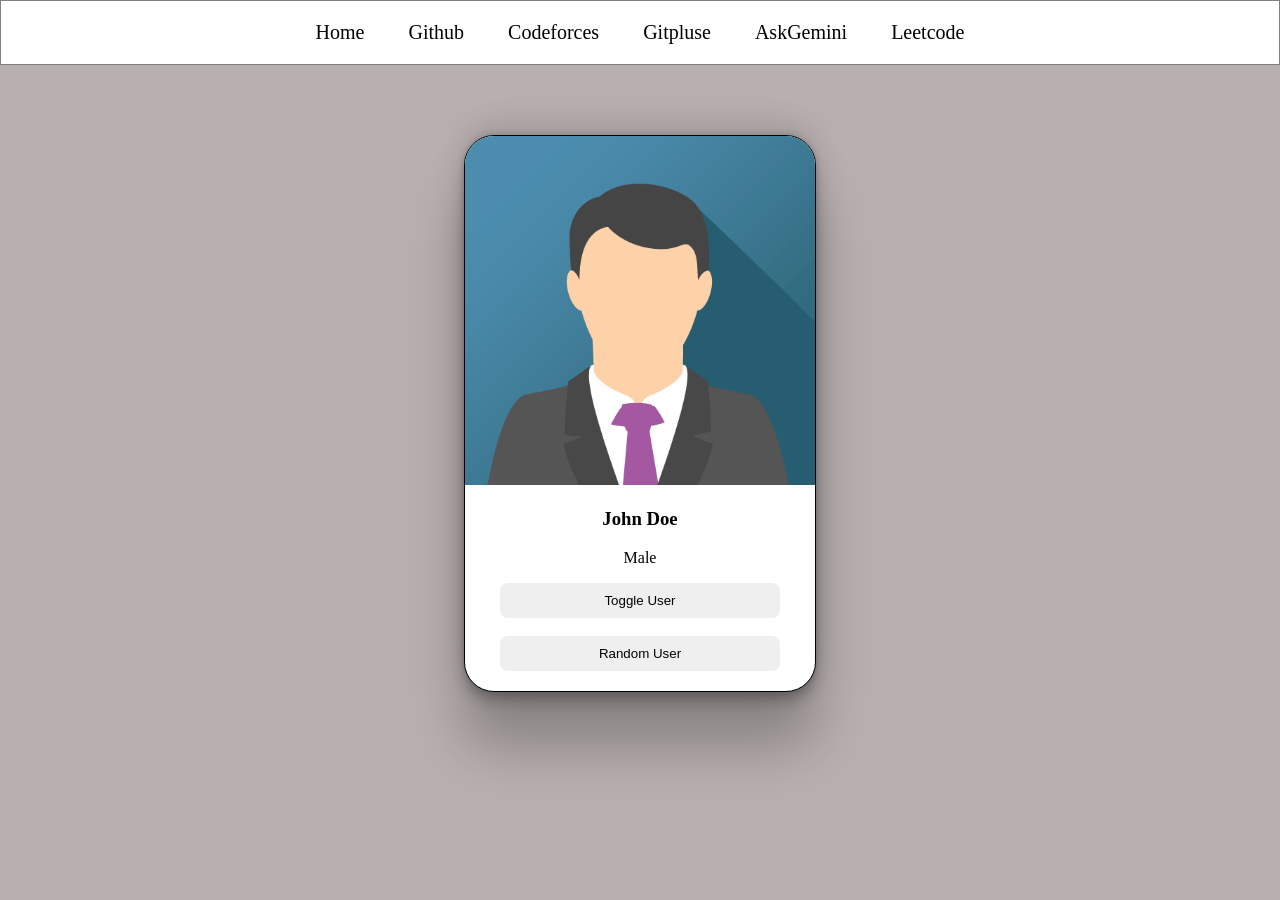
<file: target/classes/static/index.html>
<!DOCTYPE html>
<html lang="en">
<head>
    <meta charset="UTF-8">
    <meta name="viewport" content="width=device-width, initial-scale=1.0">
    <title>Auto Suggest</title>
    <link rel="stylesheet" href="index.css">
</head>
<body>

    <div class="navbar">
        <a href="">Home</a>
        <a href="https://github.com/" target="_blank">Github</a>
        <a href="codeforces-stats.html" target="_blank">Codeforces</a>
        <a href="gitpulse.html" target="_blank">Gitpluse</a>
        <a href="ask-gemini.html" target="_blank">AskGemini</a>
        <a href="leetcode-stats.html" target="_blank">Leetcode</a>
    </div>

    <div class="card">
        <img id="user-image" src="john.png" alt="Image not found">

        <h3 id="user-name">John Doe</h3>

        <p id="user-gender">Male</p>

        <button onclick="toggleUser()">Toggle User</button>

        <br><br>

        <button onclick="randomUser()">Random User</button>
    </div>

    <script src="index.js"></script>

</body>
</html>
</file>
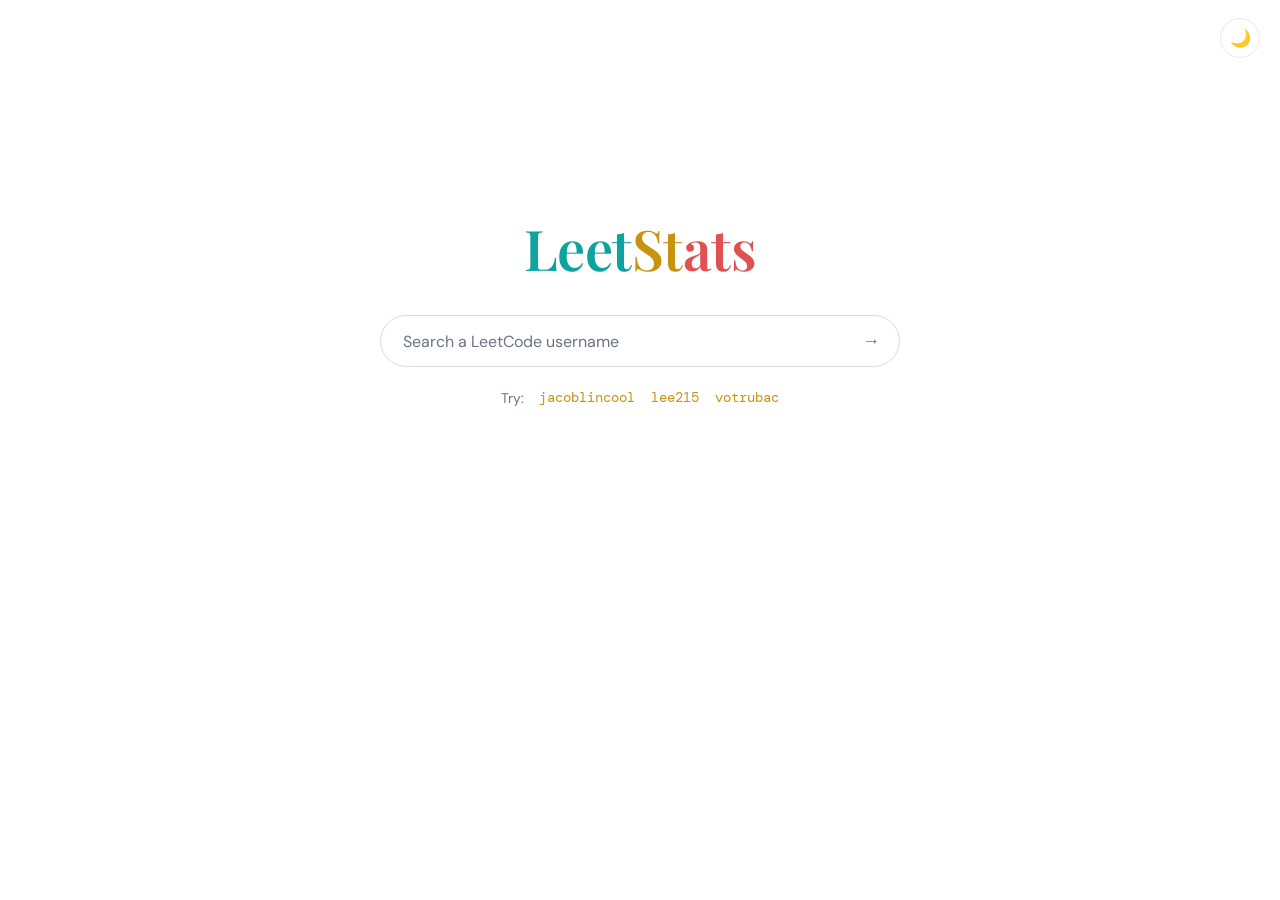
<file: target/classes/static/leetcode-stats.html>
<!DOCTYPE html>
<html lang="en" data-theme="light">
<head>
<meta charset="UTF-8">
<meta name="viewport" content="width=device-width, initial-scale=1.0">
<title>LeetStats</title>
<link rel="preconnect" href="https://fonts.googleapis.com">
<link rel="preconnect" href="https://fonts.gstatic.com" crossorigin>
<link href="https://fonts.googleapis.com/css2?family=Playfair+Display:wght@600&family=DM+Sans:wght@400;500;700&family=DM+Mono:wght@400;500&display=swap" rel="stylesheet">
<style>
  :root, [data-theme="light"] {
    --bg: #ffffff;
    --text: #1f2328;
    --muted: #6b7280;
    --line: #e5e7eb;
    --surface: #ffffff;
    --input-border: #dadce0;
    --input-shadow: rgba(32, 33, 36, 0.12);
    --track: #f0f1f3;
    --easy: #0fa39e;
    --medium: #c8930f;
    --hard: #e05252;
    --accent: #c8930f;
    --card-shadow: 0 1px 3px rgba(32, 33, 36, 0.08), 0 8px 28px rgba(32, 33, 36, 0.06);
  }
  [data-theme="dark"] {
    --bg: #0a0b0d;
    --text: #e9e7e2;
    --muted: #8b8f98;
    --line: rgba(255, 255, 255, 0.09);
    --surface: #121418;
    --input-border: rgba(255, 255, 255, 0.14);
    --input-shadow: rgba(0, 0, 0, 0.5);
    --track: rgba(255, 255, 255, 0.08);
    --easy: #3ddad7;
    --medium: #e3b341;
    --hard: #ff6b6b;
    --accent: #e3b341;
    --card-shadow: 0 20px 50px rgba(0, 0, 0, 0.45);
  }

  * { margin: 0; padding: 0; box-sizing: border-box; }

  html, body { height: 100%; }

  body {
    background: var(--bg);
    color: var(--text);
    font-family: "DM Sans", system-ui, sans-serif;
    display: flex;
    flex-direction: column;
    align-items: center;
    transition: background 0.25s, color 0.25s;
  }

  /* theme toggle, top right */
  .theme-toggle {
    position: fixed;
    top: 18px;
    right: 20px;
    width: 40px;
    height: 40px;
    border-radius: 50%;
    border: 1px solid var(--line);
    background: var(--surface);
    color: var(--text);
    font-size: 17px;
    cursor: pointer;
    display: flex;
    align-items: center;
    justify-content: center;
    transition: background 0.25s, border-color 0.25s, transform 0.15s;
    z-index: 10;
  }
  .theme-toggle:hover { transform: scale(1.06); }
  .theme-toggle:focus-visible { outline: 2px solid var(--accent); outline-offset: 2px; }

  main {
    width: 100%;
    max-width: 640px;
    padding: 0 24px 64px;
    display: flex;
    flex-direction: column;
    align-items: center;
    /* Google-style: sits a bit above vertical center when idle */
    margin-top: clamp(96px, 24vh, 210px);
    transition: margin-top 0.45s cubic-bezier(0.3, 0.8, 0.3, 1);
  }
  body.has-result main { margin-top: 72px; }

  .wordmark {
    font-family: "Playfair Display", serif;
    font-weight: 600;
    font-size: clamp(40px, 8vw, 56px);
    letter-spacing: -0.01em;
    margin-bottom: 30px;
    user-select: none;
  }
  .wordmark .l { color: var(--easy); }
  .wordmark .e { color: var(--medium); }
  .wordmark .t { color: var(--hard); }

  /* search */
  .search {
    width: 100%;
    max-width: 520px;
    display: flex;
    align-items: center;
    gap: 12px;
    background: var(--surface);
    border: 1px solid var(--input-border);
    border-radius: 999px;
    padding: 0 8px 0 22px;
    height: 52px;
    transition: box-shadow 0.2s, border-color 0.2s, background 0.25s;
  }
  .search:focus-within {
    box-shadow: 0 2px 10px var(--input-shadow);
    border-color: transparent;
  }
  [data-theme="dark"] .search:focus-within { border-color: var(--accent); box-shadow: none; }

  .search input {
    flex: 1;
    min-width: 0;
    border: none;
    outline: none;
    background: transparent;
    color: var(--text);
    font-family: "DM Mono", monospace;
    font-size: 16px;
  }
  .search input::placeholder { color: var(--muted); font-family: "DM Sans", sans-serif; }

  .search button {
    border: none;
    background: transparent;
    color: var(--muted);
    font-size: 18px;
    width: 40px;
    height: 40px;
    border-radius: 50%;
    cursor: pointer;
    display: flex;
    align-items: center;
    justify-content: center;
    transition: color 0.15s, background 0.15s;
  }
  .search button:hover { color: var(--accent); background: var(--track); }
  .search button:focus-visible { outline: 2px solid var(--accent); outline-offset: 1px; }
  .search button:disabled { opacity: 0.45; cursor: wait; }

  .try {
    margin-top: 20px;
    font-size: 14px;
    color: var(--muted);
    display: flex;
    gap: 14px;
    align-items: center;
    flex-wrap: wrap;
    justify-content: center;
  }
  .try button {
    background: none;
    border: none;
    padding: 2px 1px;
    color: var(--accent);
    font-family: "DM Mono", monospace;
    font-size: 13.5px;
    cursor: pointer;
    border-bottom: 1px dashed transparent;
    transition: border-color 0.15s;
  }
  .try button:hover { border-bottom-color: var(--accent); }
  .try button:focus-visible { outline: 2px solid var(--accent); outline-offset: 2px; }

  /* states */
  .loader {
    margin-top: 52px;
    width: 34px; height: 34px;
    border: 3px solid var(--track);
    border-top-color: var(--accent);
    border-radius: 50%;
    animation: spin 0.8s linear infinite;
  }
  @keyframes spin { to { transform: rotate(360deg); } }

  .error {
    margin-top: 44px;
    text-align: center;
    color: var(--muted);
    font-size: 14.5px;
    line-height: 1.6;
    max-width: 420px;
  }
  .error b { color: var(--hard); font-weight: 700; display: block; margin-bottom: 4px; }

  /* card */
  .card {
    width: 100%;
    margin-top: 44px;
    background: var(--surface);
    border: 1px solid var(--line);
    border-radius: 18px;
    padding: 30px 34px;
    box-shadow: var(--card-shadow);
    animation: rise 0.45s cubic-bezier(0.2, 0.7, 0.3, 1) both;
    transition: background 0.25s, border-color 0.25s;
  }
  @keyframes rise {
    from { opacity: 0; transform: translateY(14px); }
    to   { opacity: 1; transform: translateY(0); }
  }

  .card-head {
    display: flex;
    justify-content: space-between;
    align-items: baseline;
    gap: 10px;
    flex-wrap: wrap;
    margin-bottom: 26px;
  }
  .card-head a {
    font-family: "Playfair Display", serif;
    font-size: 23px;
    font-weight: 600;
    color: var(--text);
    text-decoration: none;
  }
  .card-head a:hover { color: var(--accent); }
  .card-head .rank {
    font-family: "DM Mono", monospace;
    font-size: 13px;
    color: var(--muted);
  }
  .card-head .rank b { color: var(--accent); font-weight: 500; }

  .card-body {
    display: grid;
    grid-template-columns: 168px 1fr;
    gap: 34px;
    align-items: center;
  }

  .ring-wrap { position: relative; width: 168px; height: 168px; margin: 0 auto; }
  .ring-wrap svg { transform: rotate(-90deg); display: block; }
  .ring-track { fill: none; stroke: var(--track); stroke-width: 9; }
  .ring-fill {
    fill: none;
    stroke: var(--accent);
    stroke-width: 9;
    stroke-linecap: round;
    transition: stroke-dashoffset 1.1s cubic-bezier(0.3, 0.8, 0.3, 1), stroke 0.25s;
  }
  .ring-center {
    position: absolute; inset: 0;
    display: flex; flex-direction: column;
    align-items: center; justify-content: center;
  }
  .ring-center .big {
    font-family: "DM Mono", monospace;
    font-size: 36px;
    line-height: 1;
  }
  .ring-center .small {
    color: var(--muted);
    font-size: 11.5px;
    margin-top: 6px;
    letter-spacing: 0.06em;
    text-transform: uppercase;
  }

  .bars { display: flex; flex-direction: column; gap: 18px; }
  .bar-top {
    display: flex;
    justify-content: space-between;
    align-items: baseline;
    margin-bottom: 7px;
  }
  .bar-top .label {
    font-size: 12.5px;
    font-weight: 700;
    letter-spacing: 0.09em;
    text-transform: uppercase;
  }
  .bar-top .nums {
    font-family: "DM Mono", monospace;
    font-size: 13px;
    color: var(--muted);
  }
  .bar-top .nums b { color: var(--text); font-weight: 500; }
  .bar-track { height: 7px; border-radius: 99px; background: var(--track); overflow: hidden; }
  .bar-fill { height: 100%; width: 0; border-radius: 99px; transition: width 1.1s cubic-bezier(0.3, 0.8, 0.3, 1); }
  .easy   .label { color: var(--easy); }   .easy   .bar-fill { background: var(--easy); }
  .medium .label { color: var(--medium); } .medium .bar-fill { background: var(--medium); }
  .hard   .label { color: var(--hard); }   .hard   .bar-fill { background: var(--hard); }

  .hidden { display: none !important; }

  @media (max-width: 540px) {
    .card { padding: 24px 20px; }
    .card-body { grid-template-columns: 1fr; gap: 26px; }
  }

  @media (prefers-reduced-motion: reduce) {
    * { animation: none !important; transition: none !important; }
  }
</style>
</head>
<body>
  <button class="theme-toggle" id="theme-toggle" aria-label="Switch theme" title="Switch theme">🌙</button>

  <main>
    <h1 class="wordmark"><span class="l">Leet</span><span class="e">St</span><span class="t">ats</span></h1>

    <div class="search">
      <input id="username" type="text" placeholder="Search a LeetCode username" autocomplete="off" spellcheck="false" aria-label="LeetCode username">
      <button id="go" aria-label="Fetch stats" title="Fetch stats">→</button>
    </div>

    <div class="try">
      <span>Try:</span>
      <button data-u="jacoblincool">jacoblincool</button>
      <button data-u="lee215">lee215</button>
      <button data-u="votrubac">votrubac</button>
    </div>

    <div id="loading" class="loader hidden" role="status" aria-label="Loading"></div>

    <div id="error" class="error hidden" role="alert">
      <b>Couldn't fetch that profile</b>
      <span id="error-msg"></span>
    </div>

    <section id="card" class="card hidden" aria-live="polite">
      <div class="card-head">
        <a id="profile-link" href="#" target="_blank" rel="noopener"></a>
        <span class="rank">Rank <b id="ranking">—</b></span>
      </div>
      <div class="card-body">
        <div class="ring-wrap">
          <svg width="168" height="168" viewBox="0 0 168 168" aria-hidden="true">
            <circle class="ring-track" cx="84" cy="84" r="74"></circle>
            <circle class="ring-fill" id="ring" cx="84" cy="84" r="74"></circle>
          </svg>
          <div class="ring-center">
            <div class="big" id="total-solved">0</div>
            <div class="small" id="total-label">solved</div>
          </div>
        </div>
        <div class="bars">
          <div class="bar-row easy">
            <div class="bar-top"><span class="label">Easy</span>
              <span class="nums"><b id="easy-solved">0</b> / <span id="easy-total">0</span></span></div>
            <div class="bar-track"><div class="bar-fill" id="easy-bar"></div></div>
          </div>
          <div class="bar-row medium">
            <div class="bar-top"><span class="label">Medium</span>
              <span class="nums"><b id="medium-solved">0</b> / <span id="medium-total">0</span></span></div>
            <div class="bar-track"><div class="bar-fill" id="medium-bar"></div></div>
          </div>
          <div class="bar-row hard">
            <div class="bar-top"><span class="label">Hard</span>
              <span class="nums"><b id="hard-solved">0</b> / <span id="hard-total">0</span></span></div>
            <div class="bar-track"><div class="bar-fill" id="hard-bar"></div></div>
          </div>
        </div>
      </div>
    </section>
  </main>

<script>
(function () {
  "use strict";

  /* ---------- theme ---------- */
  var root = document.documentElement;
  var toggle = document.getElementById("theme-toggle");
  var prefersDark = window.matchMedia("(prefers-color-scheme: dark)").matches;
  setTheme(prefersDark ? "dark" : "light");

  function setTheme(t) {
    root.setAttribute("data-theme", t);
    toggle.textContent = t === "dark" ? "☀️" : "🌙";
  }
  toggle.addEventListener("click", function () {
    setTheme(root.getAttribute("data-theme") === "dark" ? "light" : "dark");
  });

  /* ---------- elements ---------- */
  var input = document.getElementById("username");
  var goBtn = document.getElementById("go");
  var loadingEl = document.getElementById("loading");
  var errorEl = document.getElementById("error");
  var errorMsg = document.getElementById("error-msg");
  var cardEl = document.getElementById("card");

  var RING_R = 74;
  var RING_C = 2 * Math.PI * RING_R;
  var ring = document.getElementById("ring");
  ring.setAttribute("stroke-dasharray", RING_C);
  ring.setAttribute("stroke-dashoffset", RING_C);

  /* ---------- data sources (tried in order) ---------- */
  var SOURCES = [
    {
      url: function (u) { return "https://leetcode-api-faisalshohag.vercel.app/" + encodeURIComponent(u); },
      parse: function (d) {
        if (!d || d.errors || d.totalSolved === undefined) return null;
        return pick(d);
      }
    },
    {
      url: function (u) { return "https://alfa-leetcode-api.onrender.com/userProfile/" + encodeURIComponent(u); },
      parse: function (d) {
        if (!d || d.errors || d.totalSolved === undefined) return null;
        return pick(d);
      }
    },
    {
      url: function (u) { return "https://leetcode-stats-api.herokuapp.com/" + encodeURIComponent(u); },
      parse: function (d) {
        if (!d || d.status !== "success") return null;
        return pick(d);
      }
    }
  ];

  function pick(d) {
    return {
      totalSolved: d.totalSolved, totalQuestions: d.totalQuestions,
      easySolved: d.easySolved, totalEasy: d.totalEasy,
      mediumSolved: d.mediumSolved, totalMedium: d.totalMedium,
      hardSolved: d.hardSolved, totalHard: d.totalHard,
      ranking: d.ranking
    };
  }

  function fetchWithTimeout(url, ms) {
    var ctrl = new AbortController();
    var t = setTimeout(function () { ctrl.abort(); }, ms);
    return fetch(url, { signal: ctrl.signal })
      .then(function (r) { return r.json(); })
      .finally(function () { clearTimeout(t); });
  }

  function fetchStats(username) {
    var i = 0;
    function tryNext() {
      if (i >= SOURCES.length) return Promise.reject(new Error("all sources failed"));
      var src = SOURCES[i++];
      return fetchWithTimeout(src.url(username), 12000)
        .then(function (json) {
          var parsed = src.parse(json);
          return parsed || tryNext();
        })
        .catch(function () { return tryNext(); });
    }
    return tryNext();
  }

  /* ---------- rendering ---------- */
  function fmt(n) {
    if (n === null || n === undefined || isNaN(n)) return "—";
    return Number(n).toLocaleString("en-US");
  }

  function countUp(el, target, ms) {
    var reduce = window.matchMedia("(prefers-reduced-motion: reduce)").matches;
    if (reduce || !target) { el.textContent = fmt(target || 0); return; }
    var start = performance.now();
    (function step(now) {
      var p = Math.min(((now || performance.now()) - start) / ms, 1);
      var eased = 1 - Math.pow(1 - p, 3);
      el.textContent = fmt(Math.round(target * eased));
      if (p < 1) requestAnimationFrame(step);
    })();
  }

  function setBar(id, solved, total) {
    var pct = total > 0 ? (solved / total) * 100 : 0;
    document.getElementById(id).style.width = Math.max(pct, solved > 0 ? 2 : 0) + "%";
  }

  function render(username, s) {
    var link = document.getElementById("profile-link");
    link.textContent = username;
    link.href = "https://leetcode.com/u/" + encodeURIComponent(username) + "/";

    document.getElementById("ranking").textContent = "#" + fmt(s.ranking);
    document.getElementById("total-label").textContent = "of " + fmt(s.totalQuestions);
    document.getElementById("easy-solved").textContent = fmt(s.easySolved);
    document.getElementById("easy-total").textContent = fmt(s.totalEasy);
    document.getElementById("medium-solved").textContent = fmt(s.mediumSolved);
    document.getElementById("medium-total").textContent = fmt(s.totalMedium);
    document.getElementById("hard-solved").textContent = fmt(s.hardSolved);
    document.getElementById("hard-total").textContent = fmt(s.totalHard);

    document.body.classList.add("has-result");
    cardEl.classList.remove("hidden");

    requestAnimationFrame(function () {
      requestAnimationFrame(function () {
        countUp(document.getElementById("total-solved"), s.totalSolved, 1100);
        var pct = s.totalQuestions > 0 ? s.totalSolved / s.totalQuestions : 0;
        ring.setAttribute("stroke-dashoffset", RING_C * (1 - pct));
        setBar("easy-bar", s.easySolved, s.totalEasy);
        setBar("medium-bar", s.mediumSolved, s.totalMedium);
        setBar("hard-bar", s.hardSolved, s.totalHard);
      });
    });
  }

  function resetCard() {
    ring.setAttribute("stroke-dashoffset", RING_C);
    ["easy-bar", "medium-bar", "hard-bar"].forEach(function (id) {
      document.getElementById(id).style.width = "0";
    });
    document.getElementById("total-solved").textContent = "0";
  }

  /* ---------- flow ---------- */
  var busy = false;

  function lookup(username) {
    username = (username || "").trim();
    if (!username || busy) return;
    busy = true;

    input.value = username;
    goBtn.disabled = true;
    errorEl.classList.add("hidden");
    cardEl.classList.add("hidden");
    resetCard();
    loadingEl.classList.remove("hidden");

    fetchStats(username)
      .then(function (stats) {
        loadingEl.classList.add("hidden");
        render(username, stats);
      })
      .catch(function () {
        loadingEl.classList.add("hidden");
        errorMsg.textContent = 'No stats found for "' + username +
          '". Check the spelling, or the public stats APIs may be briefly busy — try again in a moment.';
        errorEl.classList.remove("hidden");
      })
      .finally(function () {
        goBtn.disabled = false;
        busy = false;
      });
  }

  goBtn.addEventListener("click", function () { lookup(input.value); });
  input.addEventListener("keydown", function (e) { if (e.key === "Enter") lookup(input.value); });
  document.querySelectorAll(".try button").forEach(function (b) {
    b.addEventListener("click", function () { lookup(b.dataset.u); });
  });
})();
</script>
</body>
</html>
</file>
<file: target/classes/static/index.css>
body{
    margin: 0px;
    background-color: rgb(184, 175, 175);
}

h1 {
    color: red;
}

.navbar{
    border-style: solid;
    border-width: 1px;
    border-color: gray;
    padding: 20px;
    text-align: center;
    background-color: white;
}

.navbar a{
    padding: 20px;
    text-decoration: none;
    color: black;
    font-size: 20px;
}

.navbar a:hover{
    color: blue;
    background-color: aqua;
}

.card{
    border: 1px solid black;
    width: 350px;
    border-radius: 30px;
    text-align: center;
    margin-top: 70px;
    overflow: hidden;
    /* margin-left: 40%; */
    margin-left: auto;
    margin-right: auto;
    padding-bottom: 20px;
    background-color: white;
    box-shadow: rgba(0, 0, 0, 0.25) 0px 54px 55px, rgba(0, 0, 0, 0.12) 0px -12px 30px, rgba(0, 0, 0, 0.12) 0px 4px 6px, rgba(0, 0, 0, 0.17) 0px 12px 13px, rgba(0, 0, 0, 0.09) 0px -3px 5px;
}

.card img{
    /* width: 300px; */
    width: 100%;
}

.card button{
    border-style: none;
    padding: 10px;
    width: 80%;
    border-radius: 8px;
}
</file>
